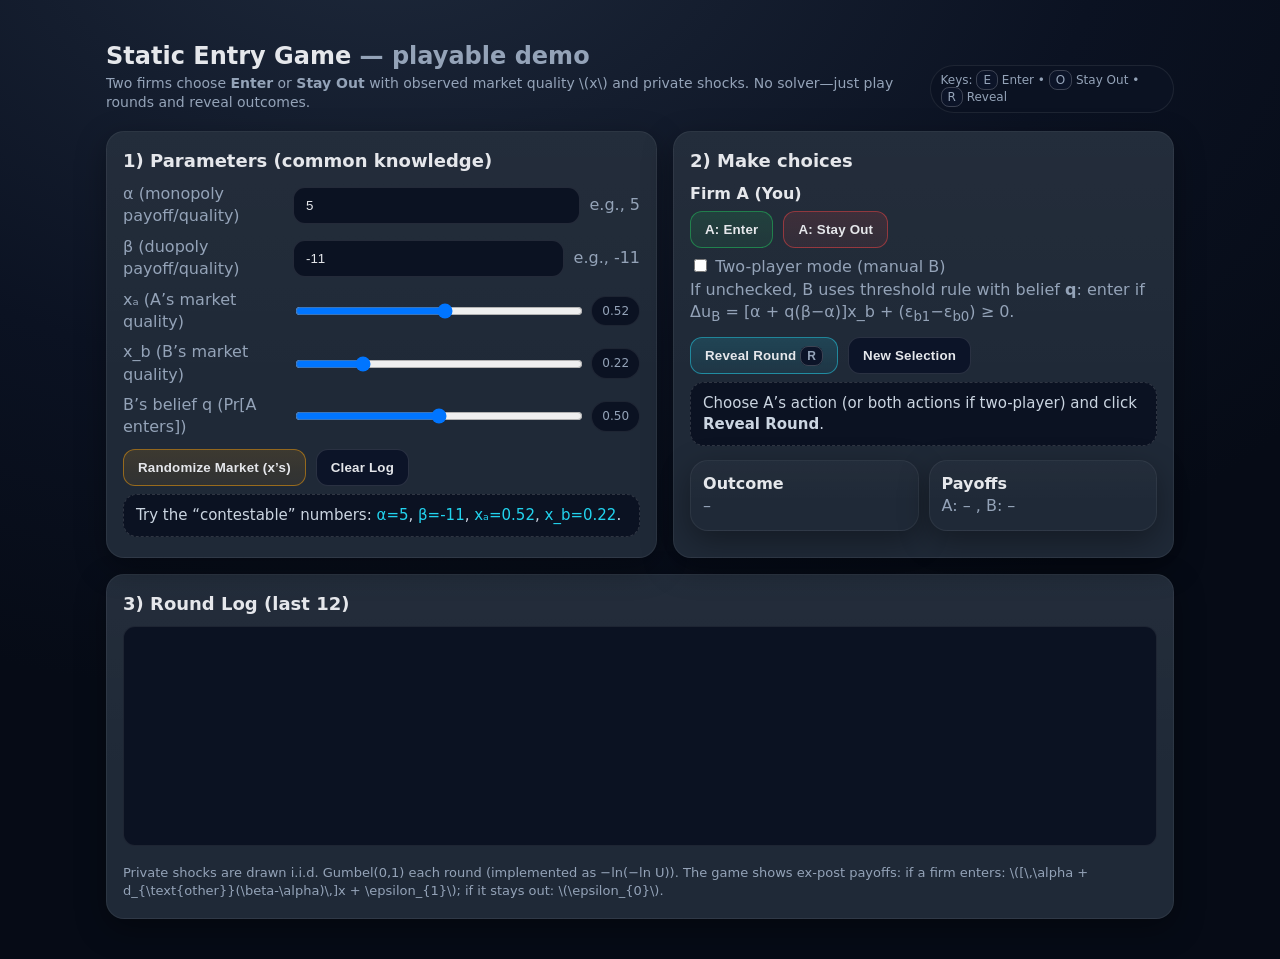
<file: my_testing/entry_game/entry_game.html>
<!doctype html>
<html lang="en">
<head>
<meta charset="utf-8" />
<meta name="viewport" content="width=device-width, initial-scale=1" />
<title>Static Entry Game – Playable Demo</title>
<style>
  :root{
    --bg:#0f172a;         /* slate-900 */
    --panel:#111827;      /* gray-900 */
    --muted:#94a3b8;      /* slate-400 */
    --text:#e5e7eb;       /* gray-200 */
    --accent:#22d3ee;     /* cyan-400 */
    --good:#22c55e;       /* green-500 */
    --bad:#ef4444;        /* red-500 */
    --warn:#f59e0b;       /* amber-500 */
    --card:#1f2937;       /* gray-800 */
    --shadow: 0 10px 30px rgba(0,0,0,.35);
    font-synthesis-weight: none;
  }
  *{box-sizing:border-box}
  body{
    margin:0; background: radial-gradient(1200px 800px at 30% -10%, #1e293b 0, #0b1222 60%, #060b16 100%);
    color:var(--text); font:16px/1.4 system-ui, -apple-system, Segoe UI, Roboto, Ubuntu, Cantarell, "Helvetica Neue", Arial;
  }
  .wrap{max-width:1100px; margin:40px auto; padding:0 16px;}
  header{display:flex; justify-content:space-between; align-items:end; margin-bottom:18px}
  h1{font-size:24px; margin:0}
  .subtitle{color:var(--muted); font-size:14px}

  .grid{
    display:grid; gap:16px;
    grid-template-columns: 1.1fr 1fr;
  }
  @media (max-width: 880px){ .grid{grid-template-columns:1fr} }

  .card{
    background:linear-gradient(180deg, rgba(255,255,255,.02), transparent 60%), var(--card);
    border:1px solid rgba(255,255,255,.06);
    border-radius:18px; padding:16px 16px 18px; box-shadow:var(--shadow);
  }
  .card h2{margin:0 0 10px 0; font-size:18px}
  .row{display:grid; grid-template-columns: 160px 1fr auto; align-items:center; gap:10px; margin:8px 0}
  .row label{color:var(--muted)}
  input[type="number"]{
    width:100%; padding:10px 12px; border-radius:12px; border:1px solid rgba(255,255,255,.1);
    background:#0b1222; color:var(--text);
  }
  input[type="range"]{width:100%}
  .pill{
    display:inline-block; padding:6px 10px; border-radius:999px;
    background:#0b1222; border:1px solid rgba(255,255,255,.08); color:var(--muted); font-size:12px;
  }

  .buttons{display:flex; gap:10px; flex-wrap:wrap; margin:6px 0 0}
  button{
    border:1px solid rgba(255,255,255,.12); background:#0c1428; color:var(--text);
    padding:10px 14px; border-radius:12px; cursor:pointer; font-weight:600; letter-spacing:.2px;
    transition:transform .05s ease, background .15s ease, border .15s ease;
  }
  button:hover{background:#0e1932}
  button.primary{background:linear-gradient(180deg, rgba(34,211,238,.16), rgba(34,211,238,.08)); border-color:rgba(34,211,238,.5)}
  button.good{border-color:rgba(34,197,94,.5); background:linear-gradient(180deg, rgba(34,197,94,.14), rgba(34,197,94,.08))}
  button.warn{border-color:rgba(245,158,11,.5); background:linear-gradient(180deg, rgba(245,158,11,.14), rgba(245,158,11,.08))}
  button.bad{border-color:rgba(239,68,68,.5); background:linear-gradient(180deg, rgba(239,68,68,.14), rgba(239,68,68,.08))}
  button:active{transform:translateY(1px)}
  .kbd{background:#0c1428; border:1px solid rgba(255,255,255,.2); padding:2px 6px; border-radius:8px; font-size:12px; color:var(--muted)}

  .status{
    background:#0b1222; border:1px dashed rgba(255,255,255,.15); border-radius:14px; padding:10px 12px; margin-top:8px;
    color:#cbd5e1; font-size:15px;
  }
  .hl{color:var(--accent)}
  .goodtxt{color:var(--good)} .badtxt{color:var(--bad)} .warntxt{color:var(--warn)}
  .muted{color:var(--muted)}

  .log{background:#0b1222; border:1px solid rgba(255,255,255,.08); border-radius:12px; padding:12px; height:220px; overflow:auto; white-space:pre-wrap; font-family:ui-monospace, SFMono-Regular, Menlo, Consolas, "Liberation Mono", monospace; font-size:13px}

  footer{margin-top:18px; color:var(--muted); font-size:13px}
</style>
</head>
<body>
<div class="wrap">
  <header>
    <div>
      <h1>Static Entry Game <span class="muted">— playable demo</span></h1>
      <div class="subtitle">Two firms choose <b>Enter</b> or <b>Stay Out</b> with observed market quality \(x\) and private shocks. No solver—just play rounds and reveal outcomes.</div>
    </div>
    <div class="pill">Keys: <span class="kbd">E</span> Enter • <span class="kbd">O</span> Stay Out • <span class="kbd">R</span> Reveal</div>
  </header>

  <div class="grid">
    <!-- LEFT: Parameters & Controls -->
    <section class="card">
      <h2>1) Parameters (common knowledge)</h2>
      <div class="row">
        <label for="alpha">α (monopoly payoff/quality)</label>
        <input id="alpha" type="number" step="0.1" value="5">
        <div class="muted">e.g., 5</div>
      </div>
      <div class="row">
        <label for="beta">β (duopoly payoff/quality)</label>
        <input id="beta" type="number" step="0.1" value="-11">
        <div class="muted">e.g., -11</div>
      </div>
      <div class="row">
        <label for="xa">xₐ (A’s market quality)</label>
        <input id="xa" type="range" min="0" max="1" step="0.01" value="0.52">
        <div id="xaVal" class="pill">0.52</div>
      </div>
      <div class="row">
        <label for="xb">x_b (B’s market quality)</label>
        <input id="xb" type="range" min="0" max="1" step="0.01" value="0.22">
        <div id="xbVal" class="pill">0.22</div>
      </div>
      <div class="row">
        <label for="belief">B’s belief q (Pr[A enters])</label>
        <input id="belief" type="range" min="0" max="1" step="0.01" value="0.50">
        <div id="beliefVal" class="pill">0.50</div>
      </div>

      <div class="buttons" style="margin-top:10px">
        <button id="randomizeMarket" class="warn">Randomize Market (x’s)</button>
        <button id="resetLog" class="">Clear Log</button>
      </div>

      <div class="status" id="paramHint">Try the “contestable” numbers: <span class="hl">α=5</span>, <span class="hl">β=-11</span>, <span class="hl">xₐ=0.52</span>, <span class="hl">x_b=0.22</span>.</div>
    </section>

    <!-- RIGHT: Actions & Outcome -->
    <section class="card">
      <h2>2) Make choices</h2>

      <div class="row" style="grid-template-columns: 1fr">
        <div>
          <b>Firm A (You)</b><br>
          <div class="buttons">
            <button id="aEnter" class="good">A: Enter</button>
            <button id="aOut"   class="bad">A: Stay Out</button>
          </div>
        </div>
      </div>

      <div class="row" style="grid-template-columns: 1fr">
        <div>
          <label><input type="checkbox" id="twoPlayer"> Two-player mode (manual B)</label>
          <div class="buttons" id="bManual" style="display:none; margin-top:6px">
            <button id="bEnter" class="good">B: Enter</button>
            <button id="bOut"   class="bad">B: Stay Out</button>
          </div>
          <div class="muted" id="bRule">
            If unchecked, B uses threshold rule with belief <b>q</b>: enter if Δu<sub>B</sub> = [α + q(β−α)]x_b + (ε<sub>b1</sub>−ε<sub>b0</sub>) ≥ 0.
          </div>
        </div>
      </div>

      <div class="buttons" style="margin-top:10px">
        <button id="reveal" class="primary">Reveal Round <span class="kbd">R</span></button>
        <button id="newRound">New Selection</button>
      </div>

      <div class="status" id="status">Choose A’s action (or both actions if two-player) and click <b>Reveal Round</b>.</div>
      <div class="row" style="grid-template-columns: 1fr 1fr; margin-top:14px">
        <div class="card" style="padding:12px">
          <div><b>Outcome</b></div>
          <div id="outcome" class="muted">–</div>
        </div>
        <div class="card" style="padding:12px">
          <div><b>Payoffs</b></div>
          <div id="payoffs" class="muted">A: – , B: –</div>
        </div>
      </div>
    </section>
  </div>

  <section class="card" style="margin-top:16px">
    <h2>3) Round Log (last 12)</h2>
    <div id="log" class="log"></div>
    <footer>
      Private shocks are drawn i.i.d. Gumbel(0,1) each round (implemented as −ln(−ln U)). The game shows ex-post payoffs:
      if a firm enters: \([\,\alpha + d_{\text{other}}(\beta-\alpha)\,]x + \epsilon_{1}\); if it stays out: \(\epsilon_{0}\).
    </footer>
  </section>
</div>

<script>
(function(){
  // ----- helpers -----
  const $ = sel => document.querySelector(sel);

  const alpha = $('#alpha');
  const beta  = $('#beta');
  const xa    = $('#xa');
  const xb    = $('#xb');
  const belief= $('#belief');
  const xaVal = $('#xaVal');
  const xbVal = $('#xbVal');
  const beliefVal = $('#beliefVal');

  const randomizeMarket = $('#randomizeMarket');
  const resetLog = $('#resetLog');

  const aEnter = $('#aEnter');
  const aOut   = $('#aOut');
  const bEnter = $('#bEnter');
  const bOut   = $('#bOut');
  const twoPlayer = $('#twoPlayer');
  const bManual = $('#bManual');
  const bRule   = $('#bRule');

  const reveal = $('#reveal');
  const newRoundBtn = $('#newRound');
  const status = $('#status');
  const outcome = $('#outcome');
  const payoffs = $('#payoffs');
  const logBox = $('#log');

  let A = {choice: null};
  let B = {choice: null};
  let log = [];

  // Gumbel(0,1): -ln(-ln(U)), U~Unif(0,1)
  function gumbel(){
    let u = Math.random();
    // clamp away from 0/1 to avoid infinities
    u = Math.min(1-1e-12, Math.max(1e-12, u));
    return -Math.log(-Math.log(u));
  }

  function payoff(d_self, d_other, x, a, b, eps0, eps1){
    if(d_self === 1){
      return ( (a + d_other*(b - a)) * x ) + eps1;
    }
    return eps0;
  }

  function fmt(x){ return (Math.abs(x) < 1e-9 ? 0 : x).toFixed(2); }

  function setStatus(msg){ status.innerHTML = msg; }

  function refreshLabels(){
    xaVal.textContent = Number(xa.value).toFixed(2);
    xbVal.textContent = Number(xb.value).toFixed(2);
    beliefVal.textContent = Number(belief.value).toFixed(2);
  }

  function randomizeXs(){
    // light skew toward mid-range using average of two uniforms
    const u = () => (Math.random() + Math.random())/2;
    xa.value = u().toFixed(2);
    xb.value = u().toFixed(2);
    refreshLabels();
    setStatus('New market qualities drawn. Make your selection.');
  }

  function clearRound(keepMsg=false){
    A.choice = null; B.choice = null;
    if(!keepMsg){
      outcome.textContent = '–';
      payoffs.textContent = 'A: – , B: –';
      setStatus('Choose A’s action (or both actions if two-player) and click <b>Reveal Round</b>.');
    }
  }

  function pushLog(line){
    log.unshift(line);
    if(log.length > 12) log.pop();
    logBox.textContent = log.join('\n');
  }

  // ----- wire inputs -----
  [xa, xb, belief].forEach(el => el.addEventListener('input', refreshLabels));
  randomizeMarket.addEventListener('click', randomizeXs);
  resetLog.addEventListener('click', () => { log = []; logBox.textContent=''; });

  aEnter.addEventListener('click', () => { A.choice = 1; setStatus('A selects: <b class="goodtxt">Enter</b>. Press <b>Reveal</b> when ready.'); });
  aOut  .addEventListener('click', () => { A.choice = 0; setStatus('A selects: <b class="badtxt">Stay Out</b>. Press <b>Reveal</b> when ready.'); });

  bEnter.addEventListener('click', () => { B.choice = 1; setStatus('B (manual) selects: <b class="goodtxt">Enter</b>.'); });
  bOut  .addEventListener('click', () => { B.choice = 0; setStatus('B (manual) selects: <b class="badtxt">Stay Out</b>.'); });

  twoPlayer.addEventListener('change', () => {
    if(twoPlayer.checked){
      bManual.style.display = 'block';
      bRule.style.display = 'none';
      setStatus('Two-player mode ON: set B’s action manually.');
    }else{
      bManual.style.display = 'none';
      bRule.style.display = 'block';
      B.choice = null;
      setStatus('B will use the belief-based threshold rule.');
    }
  });

  newRoundBtn.addEventListener('click', () => clearRound());

  // Keyboard shortcuts
  window.addEventListener('keydown', (e) => {
    const k = e.key.toLowerCase();
    if(k === 'e'){ aEnter.click(); }
    else if(k === 'o'){ aOut.click(); }
    else if(k === 'r'){ reveal.click(); }
  });

  // ----- reveal logic -----
  reveal.addEventListener('click', () => {
    const a = parseFloat(alpha.value);
    const b = parseFloat(beta.value);
    const xA = parseFloat(xa.value);
    const xB = parseFloat(xb.value);
    const q  = parseFloat(belief.value);

    if(Number.isNaN(a) || Number.isNaN(b)){ setStatus('<span class="warntxt">Please enter numeric α, β.</span>'); return; }
    if(A.choice === null){ setStatus('<span class="warntxt">Pick A’s action first.</span>'); return; }
    if(twoPlayer.checked && B.choice === null){ setStatus('<span class="warntxt">Pick B’s action (two-player mode).</span>'); return; }

    // draw private shocks
    const eps_a0 = gumbel(), eps_a1 = gumbel();
    const eps_b0 = gumbel(), eps_b1 = gumbel();

    const dA = A.choice;

    // B decision
    let dB;
    if(twoPlayer.checked){
      dB = B.choice;
    }else{
      const deltaB = ((a + q*(b - a)) * xB) + (eps_b1 - eps_b0);
      dB = deltaB >= 0 ? 1 : 0;
    }

    // ex-post payoffs
    const uA = payoff(dA, dB, xA, a, b, eps_a0, eps_a1);
    const uB = payoff(dB, dA, xB, a, b, eps_b0, eps_b1);

    const aAct = dA ? 'Enter' : 'Stay Out';
    const bAct = dB ? 'Enter' : 'Stay Out';

    outcome.innerHTML = `A <b>${aAct}</b> | B <b>${bAct}</b>`;
    payoffs.innerHTML = `A: <span class="${uA>=0?'goodtxt':'badtxt'}">${fmt(uA)}</span> , ` +
                        `B: <span class="${uB>=0?'goodtxt':'badtxt'}">${fmt(uB)}</span>`;

    pushLog(`A:${aAct.padEnd(9)} B:${bAct.padEnd(9)} | (xA=${Number(xA).toFixed(2)}, xB=${Number(xB).toFixed(2)}, α=${a}, β=${b}, q=${Number(q).toFixed(2)}) → A:${fmt(uA)}, B:${fmt(uB)}`);

    // prepare next round (keep status message to show what happened)
    A.choice = null; B.choice = null;
    setStatus('Round revealed. Make a new selection for the next round.');
  });

  // init
  refreshLabels();
  clearRound();
})();
</script>
</body>
</html>
</file>
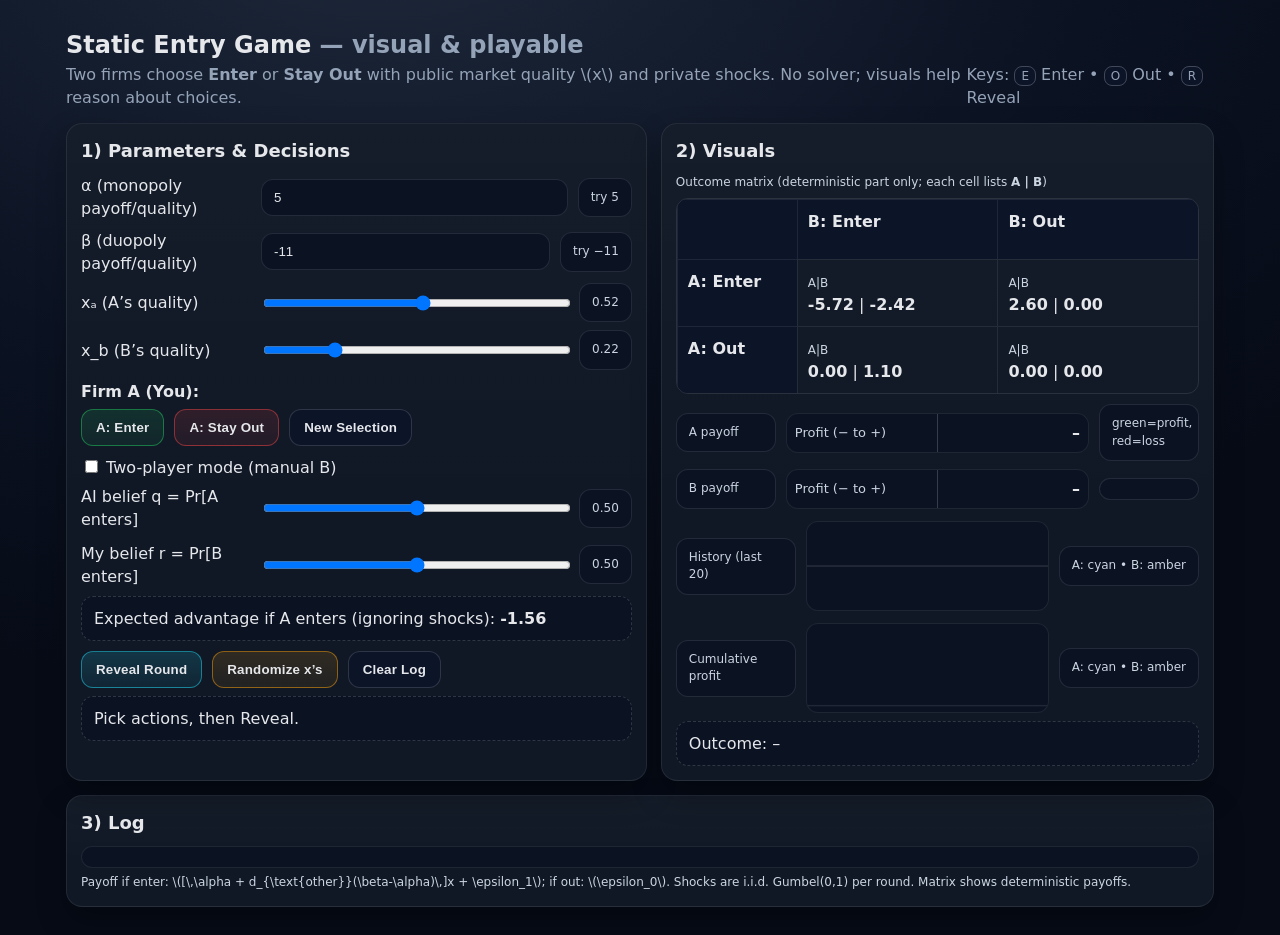
<file: my_testing/entry_game/entry_game_visual.html>
<!doctype html>
<html lang="en">
<head>
<meta charset="utf-8" />
<meta name="viewport" content="width=device-width,initial-scale=1" />
<title>Static Entry Game — Visual Demo (with Cumulative Profit)</title>
<style>
  :root{
    --bg:#0f172a; --panel:#0b1222; --card:#101826;
    --muted:#94a3b8; --text:#e5e7eb; --accent:#22d3ee;
    --good:#22c55e; --bad:#ef4444; --warn:#f59e0b;
  }
  *{box-sizing:border-box}
  body{margin:0;background:radial-gradient(1200px 800px at 30% -10%, #1e293b 0,#0b1222 60%,#060b16 100%);color:var(--text);font:16px/1.45 system-ui,-apple-system,Segoe UI,Roboto,Ubuntu,Cantarell,Helvetica Neue,Arial}
  .wrap{max-width:1180px;margin:28px auto;padding:0 16px}
  header{display:flex;justify-content:space-between;align-items:end;margin-bottom:14px}
  h1{margin:0;font-size:24px}
  .muted{color:var(--muted)}
  .grid{display:grid;gap:14px;grid-template-columns:1.05fr 1fr}
  @media (max-width:980px){.grid{grid-template-columns:1fr}}
  .card{background:linear-gradient(180deg,rgba(255,255,255,.02),transparent 60%),var(--card);
        border:1px solid rgba(255,255,255,.08);border-radius:16px;padding:14px;box-shadow:0 14px 30px rgba(0,0,0,.28)}
  .card h2{margin:0 0 10px 0;font-size:18px}
  .row{display:grid;grid-template-columns:170px 1fr auto;gap:10px;align-items:center;margin:8px 0}
  input[type="number"], .pill{
    padding:10px 12px;border-radius:12px;border:1px solid rgba(255,255,255,.1);background:#0b1222;color:var(--text)
  }
  input[type="number"]{width:100%}
  input[type="range"]{width:100%}
  .pill{display:inline-block;color:#cbd5e1;font-size:12px}
  .buttons{display:flex;gap:10px;flex-wrap:wrap}
  button{border:1px solid rgba(255,255,255,.14);background:#0c1428;color:var(--text);
         padding:10px 14px;border-radius:12px;cursor:pointer;font-weight:700;letter-spacing:.2px;
         transition:transform .06s ease, background .15s ease, border .15s ease}
  button:hover{background:#0e1932}
  .primary{background:linear-gradient(180deg,rgba(34,211,238,.16),rgba(34,211,238,.08));border-color:rgba(34,211,238,.5)}
  .goodBtn{background:linear-gradient(180deg,rgba(34,197,94,.14),rgba(34,197,94,.08));border-color:rgba(34,197,94,.5)}
  .badBtn{background:linear-gradient(180deg,rgba(239,68,68,.14),rgba(239,68,68,.08));border-color:rgba(239,68,68,.5)}
  .warnBtn{background:linear-gradient(180deg,rgba(245,158,11,.14),rgba(245,158,11,.08));border-color:rgba(245,158,11,.5)}
  .kbd{background:#0c1428;border:1px solid rgba(255,255,255,.22);padding:2px 6px;border-radius:8px;font-size:12px;color:var(--muted)}
  .status{background:#0b1222;border:1px dashed rgba(255,255,255,.15);border-radius:12px;padding:10px 12px;margin-top:8px}
  .barWrap{position:relative;height:40px;background:#0b1222;border:1px solid rgba(255,255,255,.08);border-radius:12px;overflow:hidden}
  .midLine{position:absolute;left:50%;top:0;bottom:0;width:1px;background:rgba(255,255,255,.18)}
  .barPos,.barNeg{position:absolute;top:0;height:100%;transition:width .45s ease}
  .barPos{left:50%;background:linear-gradient(90deg,rgba(34,197,94,.5),rgba(34,197,94,.9))}
  .barNeg{right:50%;background:linear-gradient(90deg,rgba(239,68,68,.9),rgba(239,68,68,.5))}
  .barLabel{position:absolute;left:8px;top:50%;transform:translateY(-50%);font-size:13px;color:#cbd5e1}
  .barValue{position:absolute;right:8px;top:50%;transform:translateY(-50%);font-weight:800}
  .good{color:var(--good)} .bad{color:var(--bad)}
  .spark{width:100%;height:90px;display:block;background:#0b1222;border:1px solid rgba(255,255,255,.08);border-radius:12px}
  .matrix{display:grid;grid-template-columns:120px 1fr 1fr;border:1px solid rgba(255,255,255,.1);border-radius:12px;overflow:hidden}
  .cell{border-left:1px solid rgba(255,255,255,.08);border-top:1px solid rgba(255,255,255,.08);padding:10px;min-height:60px}
  .cell.head{background:#0c1428;font-weight:700}
  .cell.hl{box-shadow:inset 0 0 0 2px rgba(34,211,238,.8);background:rgba(34,211,238,.08)}
  .tiny{font-size:12px;color:#cbd5e1}
  .shake{animation:shake .25s linear 2}
  @keyframes shake{0%{transform:translateX(0)}25%{transform:translateX(-2px)}50%{transform:translateX(2px)}75%{transform:translateX(-2px)}100%{transform:translateX(0)}}
  canvas#confetti{position:fixed;inset:0;pointer-events:none}
</style>
</head>
<body>
<canvas id="confetti"></canvas>
<div class="wrap">
  <header>
    <div>
      <h1>Static Entry Game <span class="muted">— visual & playable</span></h1>
      <div class="muted">Two firms choose <b>Enter</b> or <b>Stay Out</b> with public market quality \(x\) and private shocks. No solver; visuals help reason about choices.</div>
    </div>
    <div class="muted">Keys: <span class="kbd">E</span> Enter • <span class="kbd">O</span> Out • <span class="kbd">R</span> Reveal</div>
  </header>

  <div class="grid">
    <!-- LEFT: parameters + decisions -->
    <section class="card">
      <h2>1) Parameters & Decisions</h2>
      <div class="row"><label>α (monopoly payoff/quality)</label><input id="alpha" type="number" step="0.1" value="5"><div class="pill">try 5</div></div>
      <div class="row"><label>β (duopoly payoff/quality)</label><input id="beta" type="number" step="0.1" value="-11"><div class="pill">try −11</div></div>
      <div class="row"><label>xₐ (A’s quality)</label><input id="xa" type="range" min="0" max="1" step="0.01" value="0.52"><div id="xaVal" class="pill">0.52</div></div>
      <div class="row"><label>x_b (B’s quality)</label><input id="xb" type="range" min="0" max="1" step="0.01" value="0.22"><div id="xbVal" class="pill">0.22</div></div>

      <div style="margin-top:10px">
        <b>Firm A (You):</b>
        <div class="buttons" style="margin-top:6px">
          <button id="aEnter" class="goodBtn">A: Enter</button>
          <button id="aOut" class="badBtn">A: Stay Out</button>
          <button id="newSel">New Selection</button>
        </div>
      </div>

      <div style="margin-top:10px">
        <label><input type="checkbox" id="twoP"> Two-player mode (manual B)</label>
        <div id="bManual" class="buttons" style="display:none;margin-top:6px">
          <button id="bEnter" class="goodBtn">B: Enter</button>
          <button id="bOut" class="badBtn">B: Stay Out</button>
        </div>
        <div id="bAuto" class="row" style="grid-template-columns:170px 1fr auto;margin-top:6px">
          <label>AI belief q = Pr[A enters]</label>
          <input id="belief" type="range" min="0" max="1" step="0.01" value="0.50">
          <div id="beliefVal" class="pill">0.50</div>
        </div>
      </div>

      <div style="margin-top:10px">
        <div class="row" style="grid-template-columns:170px 1fr auto">
          <label>My belief r = Pr[B enters]</label>
          <input id="aBelief" type="range" min="0" max="1" step="0.01" value="0.5">
          <div id="aBeliefVal" class="pill">0.50</div>
        </div>
        <div class="status" id="advice">Expected advantage if A enters (ignoring shocks): <b id="adv">0.00</b></div>
      </div>

      <div class="buttons" style="margin-top:10px">
        <button id="reveal" class="primary">Reveal Round</button>
        <button id="randX" class="warnBtn">Randomize x’s</button>
        <button id="clearLog">Clear Log</button>
      </div>
      <div class="status" id="status">Pick A’s action (and B’s if two-player), then press <b>Reveal Round</b>.</div>
    </section>

    <!-- RIGHT: visuals -->
    <section class="card">
      <h2>2) Visuals</h2>

      <!-- Outcome matrix -->
      <div class="tiny" style="margin-bottom:6px">Outcome matrix (deterministic part only; each cell lists <b>A | B</b>)</div>
      <div id="matrix" class="matrix" style="margin-bottom:10px">
        <div class="cell head"></div>
        <div class="cell head">B: Enter</div>
        <div class="cell head">B: Out</div>

        <div class="cell head">A: Enter</div>
        <div id="mEE" class="cell"><span class="tiny">A|B</span></div>
        <div id="mEO" class="cell"><span class="tiny">A|B</span></div>

        <div class="cell head">A: Out</div>
        <div id="mOE" class="cell"><span class="tiny">A|B</span></div>
        <div id="mOO" class="cell"><span class="tiny">A|B</span></div>
      </div>

      <!-- Payoff bars -->
      <div class="row" style="grid-template-columns:100px 1fr 100px">
        <div class="pill">A payoff</div>
        <div class="barWrap" id="barA">
          <div class="midLine"></div>
          <div class="barNeg"></div><div class="barPos"></div>
          <div class="barLabel">Profit (− to +)</div>
          <div class="barValue" id="barAVal">–</div>
        </div>
        <div class="pill tiny muted">green=profit, red=loss</div>
      </div>
      <div class="row" style="grid-template-columns:100px 1fr 100px">
        <div class="pill">B payoff</div>
        <div class="barWrap" id="barB">
          <div class="midLine"></div>
          <div class="barNeg"></div><div class="barPos"></div>
          <div class="barLabel">Profit (− to +)</div>
          <div class="barValue" id="barBVal">–</div>
        </div>
        <div class="pill tiny muted"></div>
      </div>

      <!-- History sparkline -->
      <div class="row" style="grid-template-columns:120px 1fr auto;margin-top:12px">
        <div class="pill">History (last 20)</div>
        <canvas id="spark" class="spark" width="640" height="90"></canvas>
        <div class="pill tiny">A: cyan • B: amber</div>
      </div>

      <!-- NEW: Cumulative profit chart -->
      <div class="row" style="grid-template-columns:120px 1fr auto;margin-top:12px">
        <div class="pill">Cumulative profit</div>
        <canvas id="cum" class="spark" width="640" height="110"></canvas>
        <div class="pill tiny">A: cyan • B: amber</div>
      </div>

      <div class="status" id="summary">Outcome: –</div>
    </section>
  </div>

  <section class="card" style="margin-top:14px">
    <h2>3) Log</h2>
    <div id="log" style="white-space:pre-wrap;font-family:ui-monospace,Menlo,Consolas,monospace;background:#0b1222;border:1px solid rgba(255,255,255,.08);border-radius:12px;padding:10px;max-height:220px;overflow:auto"></div>
    <div class="tiny muted" style="margin-top:6px">
      Payoff if enter: \([\,\alpha + d_{\text{other}}(\beta-\alpha)\,]x + \epsilon_1\); if out: \(\epsilon_0\). Shocks are i.i.d. Gumbel(0,1) per round. Matrix shows deterministic payoffs.
    </div>
  </section>
</div>

<script>
(function(){
  // ---------- helpers ----------
  const $ = s => document.querySelector(s);
  const alpha = $('#alpha'), beta = $('#beta'), xa = $('#xa'), xb = $('#xb');
  const xaVal = $('#xaVal'), xbVal = $('#xbVal');
  const belief = $('#belief'), beliefVal = $('#beliefVal');
  const aBelief = $('#aBelief'), aBeliefVal = $('#aBeliefVal');
  const twoP = $('#twoP'), bManual = $('#bManual'), bAuto = $('#bAuto');
  const aEnter = $('#aEnter'), aOut = $('#aOut'), bEnter = $('#bEnter'), bOut = $('#bOut');
  const reveal = $('#reveal'), status = $('#status'), newSel = $('#newSel');
  const randX = $('#randX'), clearLog = $('#clearLog'), logBox = $('#log');
  const matrixCells = {EE:$('#mEE'), EO:$('#mEO'), OE:$('#mOE'), OO:$('#mOO')};
  const barA = $('#barA'), barB = $('#barB'), barAVal = $('#barAVal'), barBVal = $('#barBVal');
  const spark = $('#spark'), ctx = spark.getContext('2d');
  const cum = $('#cum'), cctx2 = cum.getContext('2d');                    /* NEW */
  const summary = $('#summary'), advice = $('#advice'), adv = $('#adv');
  const confettiCanvas = $('#confetti'), cctx = confettiCanvas.getContext('2d');

  let A = {choice:null}, B = {choice:null};
  const histA = [], histB = []; const MAXH = 20;
  let log = [];

  /* NEW: cumulative series and totals */
  const cumA = [], cumB = [];
  let totA = 0, totB = 0;

  function gumbel(){ let u=Math.min(1-1e-12,Math.max(1e-12,Math.random())); return -Math.log(-Math.log(u)); }
  function payoff(d_self, d_other, x, a, b, e0, e1){ return d_self? ((a + d_other*(b-a))*x + e1) : e0; }
  function fmt(x){ return (Math.abs(x)<1e-9?0:x).toFixed(2); }
  function clamp(v,a,b){ return Math.max(a,Math.min(b,v)); }
  function setStatus(s){ status.innerHTML=s; }

  // ---------- UI reactions ----------
  function refreshLabels(){
    xaVal.textContent = Number(xa.value).toFixed(2);
    xbVal.textContent = Number(xb.value).toFixed(2);
    beliefVal.textContent = Number(belief.value).toFixed(2);
    aBeliefVal.textContent = Number(aBelief.value).toFixed(2);
    updateMatrix();
    updateAdvice();
  }
  [xa,xb,belief,aBelief,alpha,beta].forEach(el => el.addEventListener('input', refreshLabels));

  twoP.addEventListener('change', ()=>{
    if(twoP.checked){ bManual.style.display='flex'; bAuto.style.display='none'; B.choice = null; }
    else{ bManual.style.display='none'; bAuto.style.display='grid'; B.choice = null; }
    setStatus('Mode changed. Make selections and reveal.');
  });

  aEnter.addEventListener('click',()=>{ A.choice=1; setStatus('A selects: <b class="good">Enter</b>.'); });
  aOut  .addEventListener('click',()=>{ A.choice=0; setStatus('A selects: <b class="bad">Stay Out</b>.'); });
  bEnter.addEventListener('click',()=>{ B.choice=1; setStatus('B selects: <b class="good">Enter</b>.'); });
  bOut  .addEventListener('click',()=>{ B.choice=0; setStatus('B selects: <b class="bad">Stay Out</b>.'); });
  newSel.addEventListener('click',()=>{ A.choice=null; B.choice=null; setStatus('New selection cleared.'); });

  randX.addEventListener('click',()=>{
    const u=()=>((Math.random()+Math.random())/2);
    xa.value=u().toFixed(2); xb.value=u().toFixed(2); refreshLabels();
    setStatus('Randomized x’s. Pick actions.');
  });

  clearLog.addEventListener('click',()=>{
    log=[]; logBox.textContent='';
    histA.length=0; histB.length=0; drawSpark();
    /* reset cumulative as well */
    cumA.length=0; cumB.length=0; totA=0; totB=0; drawCumulative();
  });

  // keyboard
  window.addEventListener('keydown',e=>{
    const k=e.key.toLowerCase();
    if(k==='e') aEnter.click();
    else if(k==='o') aOut.click();
    else if(k==='r') reveal.click();
  });

  // ---------- Matrix & Advice (pre-reveal visuals) ----------
  function writeCell(el, aVal, bVal){
    el.innerHTML = `<span class="tiny">A|B</span><br><b>${fmt(aVal)}</b> | <b>${fmt(bVal)}</b>`;
  }
  function updateMatrix(){
    const a = parseFloat(alpha.value), b = parseFloat(beta.value);
    const xA = parseFloat(xa.value), xB = parseFloat(xb.value);

    const A_enter_B_enter_A = (a + 1*(b-a))*xA;
    const A_enter_B_out_A   = (a + 0*(b-a))*xA;
    const B_enter_A_enter_B = (a + 1*(b-a))*xB;
    const B_enter_A_out_B   = (a + 0*(b-a))*xB;

    writeCell(matrixCells.EE, A_enter_B_enter_A, B_enter_A_enter_B);
    writeCell(matrixCells.EO, A_enter_B_out_A,  0);
    writeCell(matrixCells.OE, 0,                 B_enter_A_out_B);
    writeCell(matrixCells.OO, 0,                 0);

    Object.values(matrixCells).forEach(c=>c.classList.remove('hl'));
  }

  function updateAdvice(){
    const a = parseFloat(alpha.value), b = parseFloat(beta.value);
    const xA = parseFloat(xa.value);
    const r  = parseFloat(aBelief.value); // A’s belief Pr[B enters]
    const advVal = (a + r*(b-a))*xA; // deterministic advantage ignoring shocks
    adv.textContent = fmt(advVal);
    // shake hint if near indifferent
    const near = Math.abs(advVal) < 0.15;
    advice.classList.toggle('shake', near);
  }

  // ---------- Bars & sparkline ----------
  function setBar(barEl, value, scaleHint=8){
    const pos = barEl.querySelector('.barPos');
    const neg = barEl.querySelector('.barNeg');
    const valLabel = barEl.querySelector('.barValue');
    const all = [...histA, ...histB, value];
    const maxAbs = Math.max(1, ...all.map(v=>Math.abs(v)), scaleHint);
    const width = v => clamp(Math.abs(v)/maxAbs*50, 0, 50); // percent of half-bar

    pos.style.width = (value>0? width(value):0) + '%';
    neg.style.width = (value<0? width(value):0) + '%';
    valLabel.innerHTML = `<span class="${value>=0?'good':'bad'}">${fmt(value)}</span>`;
  }

  function drawSpark(){
    ctx.clearRect(0,0,spark.width,spark.height);
    const pad=6, W=spark.width, H=spark.height, N=Math.max(histA.length,histB.length,2);
    const all=[...histA,...histB,0];
    const ymax=Math.max(1, ...all.map(v=>Math.abs(v)));
    const scale = v => (H/2) - (v / (ymax||1))*(H/2 - pad);

    // midline
    ctx.strokeStyle='rgba(255,255,255,.18)'; ctx.lineWidth=1;
    ctx.beginPath(); ctx.moveTo(0,H/2); ctx.lineTo(W,H/2); ctx.stroke();

    function line(arr, stroke){
      ctx.beginPath();
      const step=(W-2*pad)/Math.max(1,(N-1));
      arr.forEach((v,i)=>{
        const x=pad+i*step, y=scale(v);
        if(i===0) ctx.moveTo(x,y); else ctx.lineTo(x,y);
      });
      ctx.strokeStyle=stroke; ctx.lineWidth=2; ctx.stroke();
    }
    line(histA,'#22d3ee'); // cyan
    line(histB,'#f59e0b'); // amber
  }

  /* ---------- NEW: Cumulative chart ---------- */
  function drawCumulative(){
    const W=cum.width, H=cum.height, pad=8;
    cctx2.clearRect(0,0,W,H);

    const N=Math.max(cumA.length,cumB.length,2);

    // Include zero in range so baseline is always visible
    const all=[0, ...cumA, ...cumB];
    const minV=Math.min(...all), maxV=Math.max(...all);
    const range = Math.max(1e-6, maxV - minV);

    // y position of zero baseline
    const y0 = H - ((0 - minV)/range)*(H - 2*pad) - pad;
    cctx2.strokeStyle='rgba(255,255,255,.18)'; cctx2.lineWidth=1;
    cctx2.beginPath(); cctx2.moveTo(0,y0); cctx2.lineTo(W,y0); cctx2.stroke();

    const step=(W-2*pad)/Math.max(1,(N-1));
    function plot(arr, stroke){
      if(arr.length===0){ return; }
      cctx2.beginPath();
      arr.forEach((v,i)=>{
        const x=pad+i*step;
        const y=H - ((v - minV)/range)*(H - 2*pad) - pad;
        if(i===0) cctx2.moveTo(x,y); else cctx2.lineTo(x,y);
      });
      cctx2.strokeStyle=stroke; cctx2.lineWidth=2; cctx2.stroke();
    }
    plot(cumA,'#22d3ee'); // A cumulative
    plot(cumB,'#f59e0b'); // B cumulative
  }

  // ---------- Confetti ----------
  let confetti = [];
  function launchConfetti(strength=1){
    const w=confettiCanvas.width=window.innerWidth;
    const h=confettiCanvas.height=window.innerHeight;
    const n = Math.floor(60*strength);
    for(let i=0;i<n;i++){
      confetti.push({
        x: Math.random()*w, y: -10 - Math.random()*30,
        vx: (Math.random()-0.5)*2, vy: 2+Math.random()*3,
        size: 2+Math.random()*4,
        color: `hsl(${Math.floor(Math.random()*360)},85%,60%)`,
        life: 120+Math.random()*40
      });
    }
  }
  function animConfetti(){
    cctx.clearRect(0,0,confettiCanvas.width,confettiCanvas.height);
    confetti.forEach(p=>{
      p.x+=p.vx; p.y+=p.vy; p.vy+=0.02; p.life--;
      cctx.fillStyle=p.color; cctx.fillRect(p.x,p.y,p.size,p.size);
    });
    confetti = confetti.filter(p=>p.life>0 && p.y<confettiCanvas.height+10);
    requestAnimationFrame(animConfetti);
  }
  animConfetti();

  // ---------- Reveal ----------
  reveal.addEventListener('click', ()=>{
    const a=parseFloat(alpha.value), b=parseFloat(beta.value);
    const xA=parseFloat(xa.value), xB=parseFloat(xb.value);
    const q=parseFloat(belief.value);

    if(Number.isNaN(a)||Number.isNaN(b)){ setStatus('<span class="bad">Enter numeric α,β.</span>'); return; }
    if(A.choice===null){ setStatus('<span class="warn">Pick A’s action.</span>'); return; }
    if(twoP.checked && B.choice===null){ setStatus('<span class="warn">Pick B’s action.</span>'); return; }

    // private shocks
    const ea0=gumbel(), ea1=gumbel(), eb0=gumbel(), eb1=gumbel();

    // B decision
    let dB;
    if(twoP.checked){ dB=B.choice; }
    else{
      const deltaB = ((a + q*(b-a))*xB) + (eb1-eb0);
      dB = (deltaB>=0)?1:0;
    }
    const dA = A.choice;

    const uA = payoff(dA,dB,xA,a,b,ea0,ea1);
    const uB = payoff(dB,dA,xB,a,b,eb0,eb1);

    // bars, history
    setBar(barA,uA); setBar(barB,uB);
    histA.unshift(uA); histB.unshift(uB);
    if(histA.length>MAXH) histA.pop();
    if(histB.length>MAXH) histB.pop();
    drawSpark();

    // NEW: update cumulative series and redraw
    totA += uA; totB += uB;
    cumA.push(totA); cumB.push(totB);
    drawCumulative();

    // matrix highlight and summary
    Object.values(matrixCells).forEach(c=>c.classList.remove('hl'));
    const key = (dA? 'E':'O')+(dB? 'E':'O'); matrixCells[key].classList.add('hl');
    summary.textContent = `Outcome: A ${dA? 'Enter':'Out'} | B ${dB? 'Enter':'Out'}  →  A ${fmt(uA)}, B ${fmt(uB)}`;

    // confetti / shake
    if(uA>0 || uB>0){ launchConfetti( (Math.max(uA,uB))>5 ? 1.2 : 0.6 ); }
    if(uA<0) barA.classList.add('shake'); setTimeout(()=>barA.classList.remove('shake'),260);
    if(uB<0) barB.classList.add('shake'); setTimeout(()=>barB.classList.remove('shake'),260);

    // log
    const line = `A:${dA? 'Enter':'Out'}  B:${dB? 'Enter':'Out'} | (xA=${fmt(xA)}, xB=${fmt(xB)}, α=${a}, β=${b}, q=${fmt(q)}) → A:${fmt(uA)}, B:${fmt(uB)}`;
    log.unshift(line); if(log.length>14) log.pop(); logBox.textContent=log.join('\n');

    // next round prep
    A.choice=null; B.choice=null;
    setStatus('Round revealed. Make a new selection for the next round.');
  });

  // ---------- init ----------
  refreshLabels();
  updateMatrix();
  setStatus('Pick actions, then Reveal.');
  drawSpark();
  drawCumulative();   /* NEW */
})();
</script>
</body>
</html>
</file>
